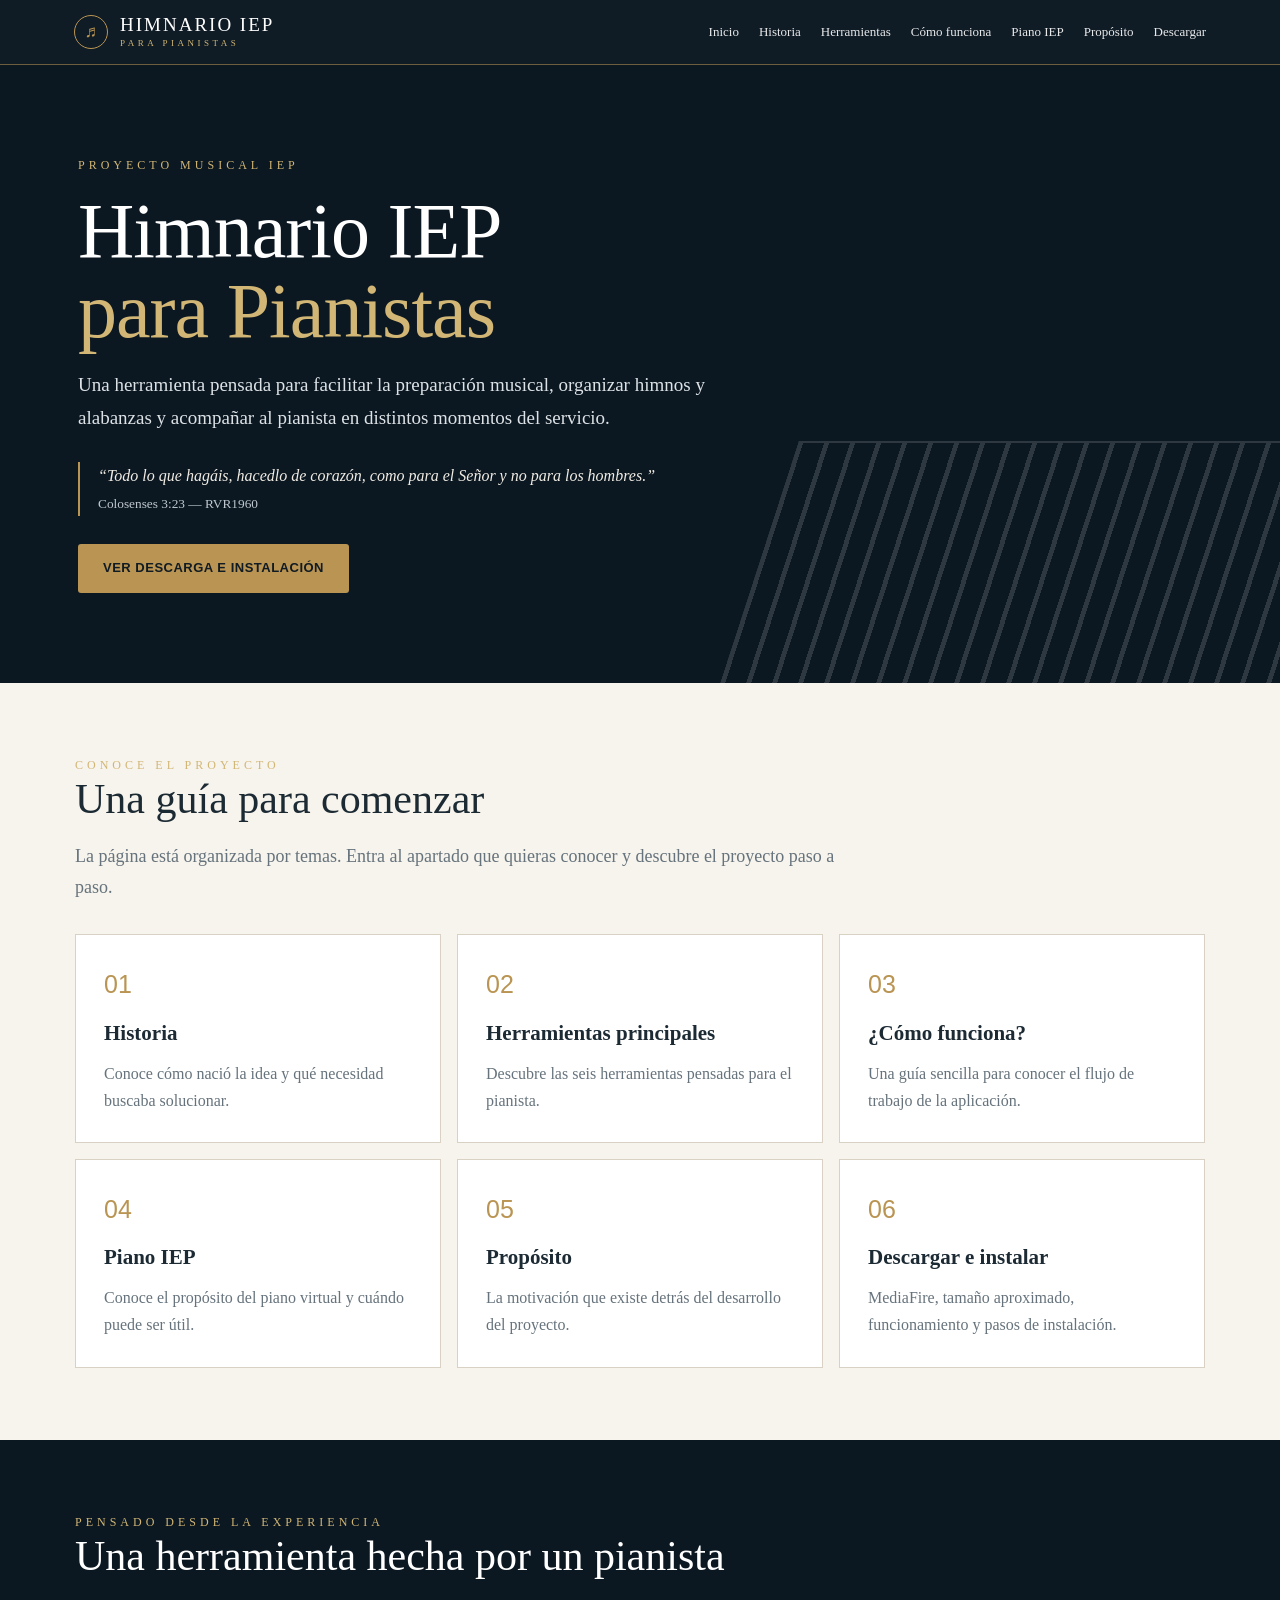
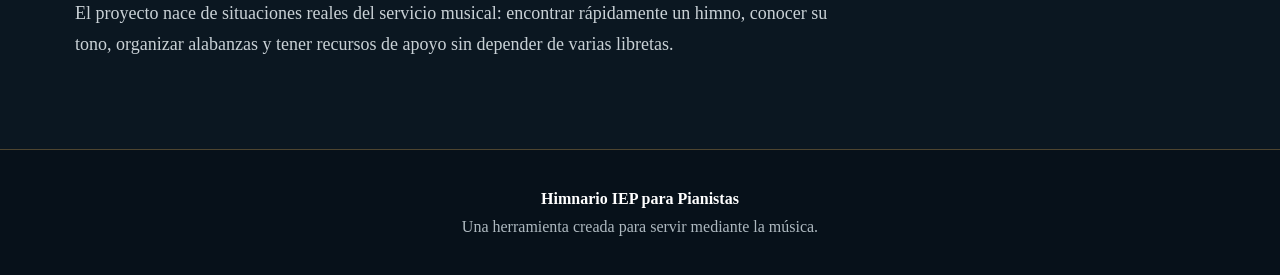
<file: index.html>
<!doctype html><html lang="es"><head><meta charset="utf-8"><meta name="viewport" content="width=device-width,initial-scale=1"><meta name="description" content="Himnario IEP para Pianistas: herramienta para organizar himnos, alabanzas y recursos para el servicio musical."><title>Himnario IEP para Pianistas</title><link rel="stylesheet" href="style.css"></head><body><nav class="nav"><div class="nav-inner"><a class="brand" href="index.html"><span class="brand-mark">♬</span><span class="logo">HIMNARIO IEP<small>PARA PIANISTAS</small></span></a><div class="nav-links"><a href="index.html">Inicio</a><a href="historia.html">Historia</a><a href="herramientas.html">Herramientas</a><a href="funcionamiento.html">Cómo funciona</a><a href="piano.html">Piano IEP</a><a href="proposito.html">Propósito</a><a href="descarga.html">Descargar</a></div></div></nav>
<header class="hero"><div class="hero-inner"><div class="eyebrow">Proyecto musical IEP</div><h1>Himnario IEP<span>para Pianistas</span></h1><p class="hero-copy">Una herramienta pensada para facilitar la preparación musical, organizar himnos y alabanzas y acompañar al pianista en distintos momentos del servicio.</p><div class="verse">“Todo lo que hagáis, hacedlo de corazón, como para el Señor y no para los hombres.”<br><small>Colosenses 3:23 — RVR1960</small></div><a class="btn" href="descarga.html">VER DESCARGA E INSTALACIÓN</a></div></header>
<section class="section"><div class="eyebrow">Conoce el proyecto</div><h2>Una guía para comenzar</h2><p class="lead">La página está organizada por temas. Entra al apartado que quieras conocer y descubre el proyecto paso a paso.</p>
<div class="cards">
<a class="card" href="historia.html"><div class="icon">01</div><h3>Historia</h3><p>Conoce cómo nació la idea y qué necesidad buscaba solucionar.</p></a>
<a class="card" href="herramientas.html"><div class="icon">02</div><h3>Herramientas principales</h3><p>Descubre las seis herramientas pensadas para el pianista.</p></a>
<a class="card" href="funcionamiento.html"><div class="icon">03</div><h3>¿Cómo funciona?</h3><p>Una guía sencilla para conocer el flujo de trabajo de la aplicación.</p></a>
<a class="card" href="piano.html"><div class="icon">04</div><h3>Piano IEP</h3><p>Conoce el propósito del piano virtual y cuándo puede ser útil.</p></a>
<a class="card" href="proposito.html"><div class="icon">05</div><h3>Propósito</h3><p>La motivación que existe detrás del desarrollo del proyecto.</p></a>
<a class="card" href="descarga.html"><div class="icon">06</div><h3>Descargar e instalar</h3><p>MediaFire, tamaño aproximado, funcionamiento y pasos de instalación.</p></a>
</div></section>
<section class="dark"><div class="section"><div class="eyebrow">Pensado desde la experiencia</div><h2>Una herramienta hecha por un pianista</h2><p class="lead">El proyecto nace de situaciones reales del servicio musical: encontrar rápidamente un himno, conocer su tono, organizar alabanzas y tener recursos de apoyo sin depender de varias libretas.</p></div></section>
<footer><strong>Himnario IEP para Pianistas</strong><br>Una herramienta creada para servir mediante la música.</footer></body></html>
</file>
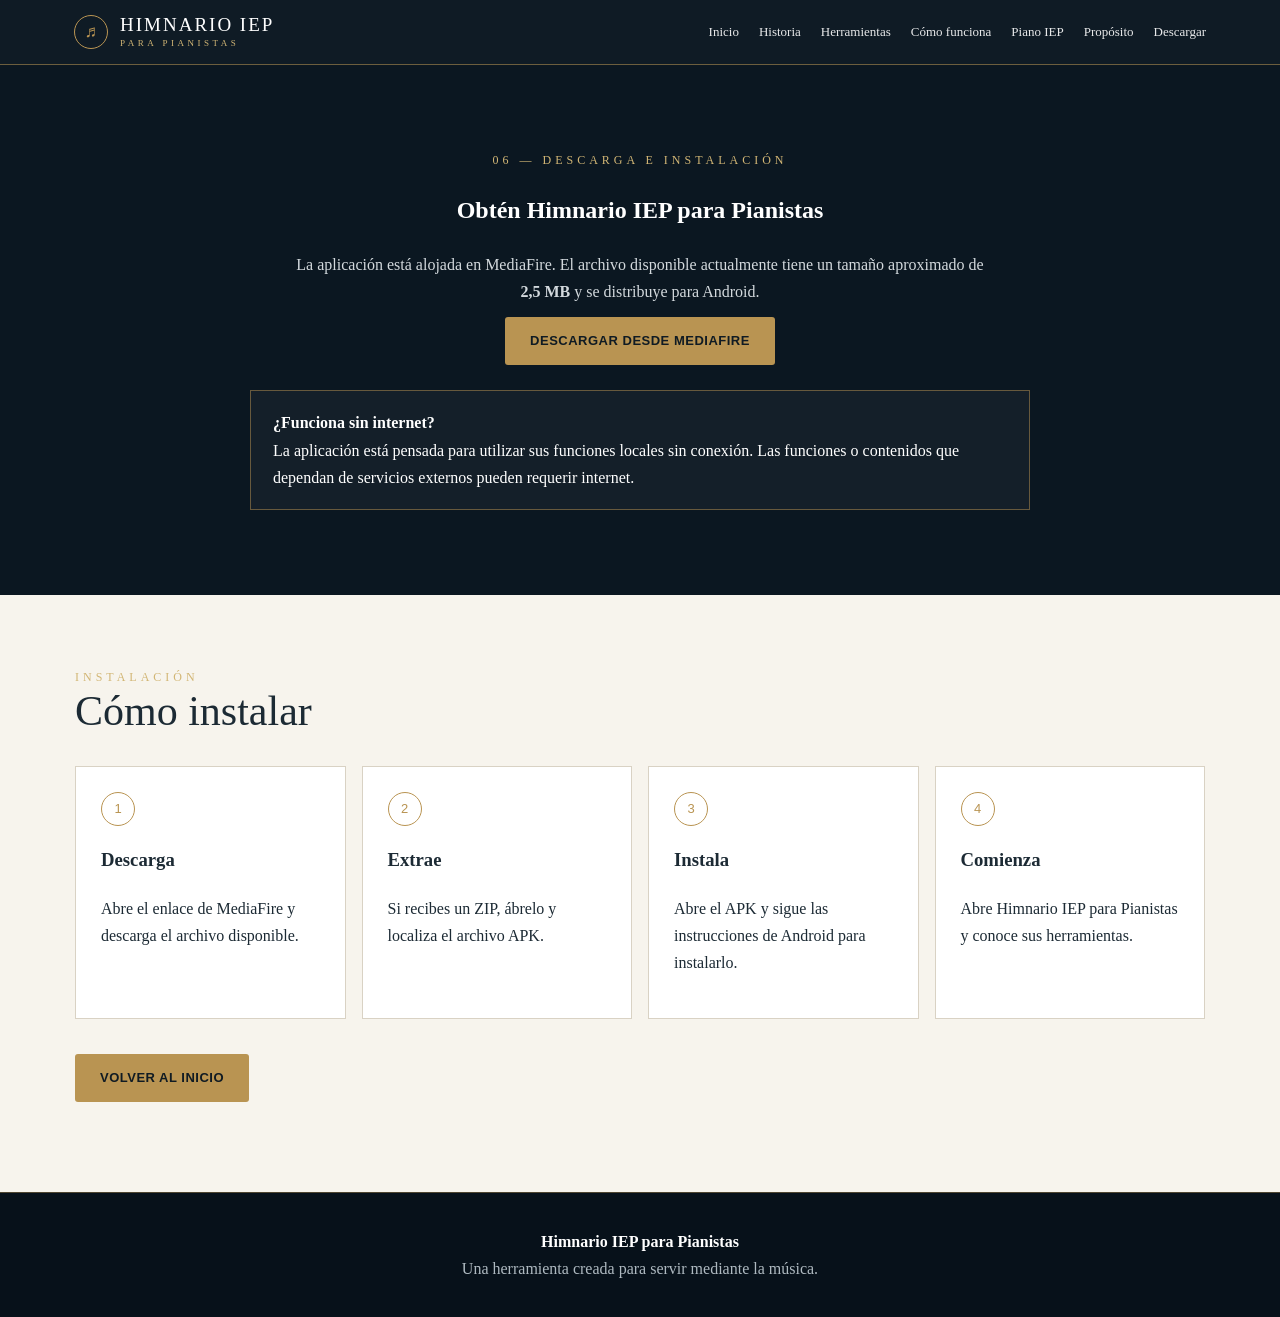
<file: descarga.html>
<!doctype html><html lang="es"><head><meta charset="utf-8"><meta name="viewport" content="width=device-width,initial-scale=1"><meta name="description" content="Himnario IEP para Pianistas: herramienta para organizar himnos, alabanzas y recursos para el servicio musical."><title>Descargar — Himnario IEP</title><link rel="stylesheet" href="style.css"></head><body><nav class="nav"><div class="nav-inner"><a class="brand" href="index.html"><span class="brand-mark">♬</span><span class="logo">HIMNARIO IEP<small>PARA PIANISTAS</small></span></a><div class="nav-links"><a href="index.html">Inicio</a><a href="historia.html">Historia</a><a href="herramientas.html">Herramientas</a><a href="funcionamiento.html">Cómo funciona</a><a href="piano.html">Piano IEP</a><a href="proposito.html">Propósito</a><a href="descarga.html">Descargar</a></div></div></nav>
<section class="download"><div class="eyebrow">06 — Descarga e instalación</div><h2>Obtén Himnario IEP para Pianistas</h2><p>La aplicación está alojada en MediaFire. El archivo disponible actualmente tiene un tamaño aproximado de <strong>2,5 MB</strong> y se distribuye para Android.</p><a class="btn" href="https://www.mediafire.com/file/vtg1sy5uwtqnnax/Himnario+IEP+Pianistas.zip/file" target="_blank" rel="noopener">DESCARGAR DESDE MEDIAFIRE</a><div class="notice"><strong>¿Funciona sin internet?</strong><br>La aplicación está pensada para utilizar sus funciones locales sin conexión. Las funciones o contenidos que dependan de servicios externos pueden requerir internet.</div></div></section>
<section class="section"><div class="eyebrow">Instalación</div><h2>Cómo instalar</h2><div class="steps">
<div class="step"><h3>Descarga</h3><p>Abre el enlace de MediaFire y descarga el archivo disponible.</p></div>
<div class="step"><h3>Extrae</h3><p>Si recibes un ZIP, ábrelo y localiza el archivo APK.</p></div>
<div class="step"><h3>Instala</h3><p>Abre el APK y sigue las instrucciones de Android para instalarlo.</p></div>
<div class="step"><h3>Comienza</h3><p>Abre Himnario IEP para Pianistas y conoce sus herramientas.</p></div>
</div><p class="lead back"><a class="btn" href="index.html">VOLVER AL INICIO</a></p></section>
<footer><strong>Himnario IEP para Pianistas</strong><br>Una herramienta creada para servir mediante la música.</footer></body></html>
</file>
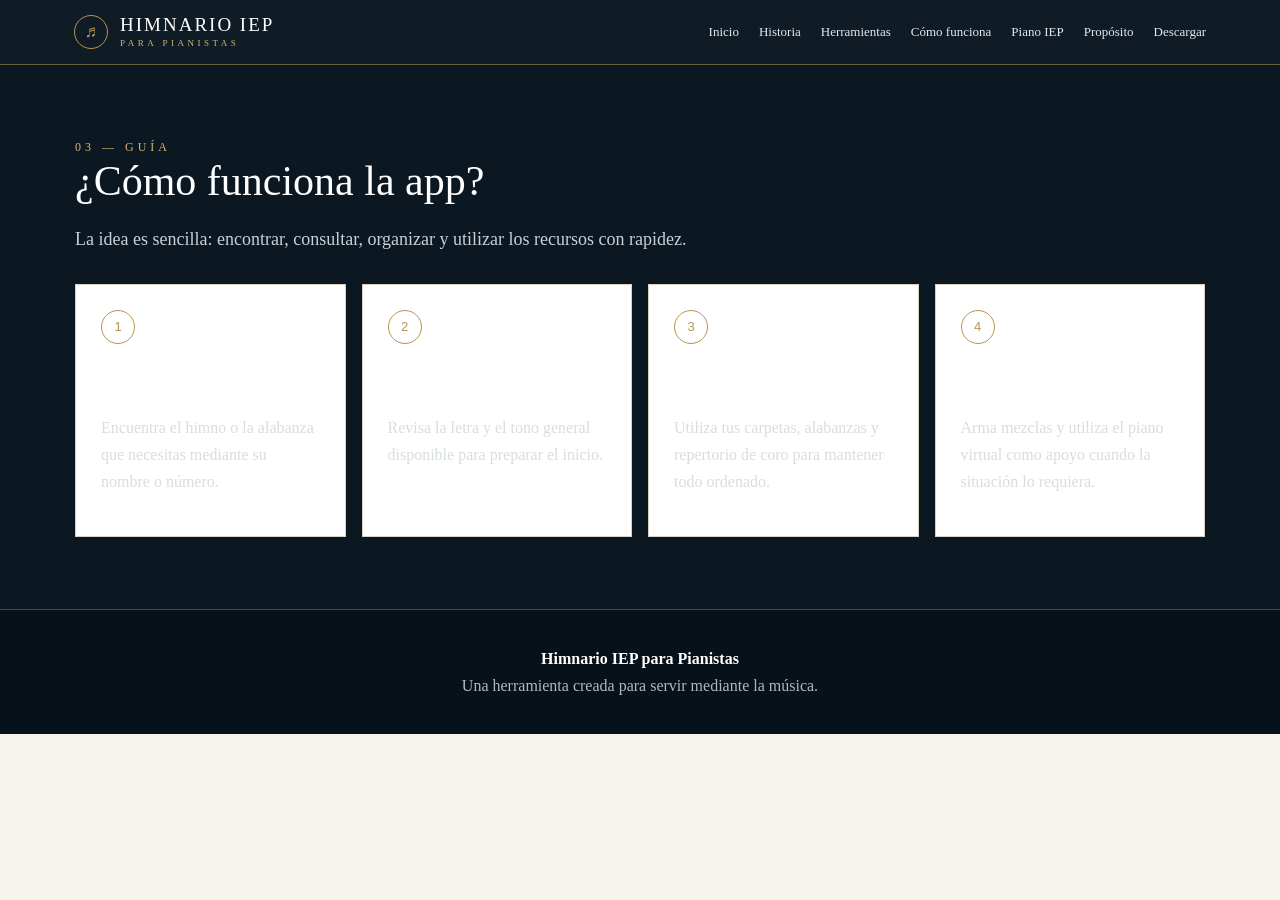
<file: funcionamiento.html>
<!doctype html><html lang="es"><head><meta charset="utf-8"><meta name="viewport" content="width=device-width,initial-scale=1"><meta name="description" content="Himnario IEP para Pianistas: herramienta para organizar himnos, alabanzas y recursos para el servicio musical."><title>Cómo funciona — Himnario IEP</title><link rel="stylesheet" href="style.css"></head><body><nav class="nav"><div class="nav-inner"><a class="brand" href="index.html"><span class="brand-mark">♬</span><span class="logo">HIMNARIO IEP<small>PARA PIANISTAS</small></span></a><div class="nav-links"><a href="index.html">Inicio</a><a href="historia.html">Historia</a><a href="herramientas.html">Herramientas</a><a href="funcionamiento.html">Cómo funciona</a><a href="piano.html">Piano IEP</a><a href="proposito.html">Propósito</a><a href="descarga.html">Descargar</a></div></div></nav>
<section class="dark"><div class="section"><div class="eyebrow">03 — Guía</div><h2>¿Cómo funciona la app?</h2><p class="lead">La idea es sencilla: encontrar, consultar, organizar y utilizar los recursos con rapidez.</p><div class="steps">
<div class="step"><h3>Busca</h3><p>Encuentra el himno o la alabanza que necesitas mediante su nombre o número.</p></div>
<div class="step"><h3>Consulta</h3><p>Revisa la letra y el tono general disponible para preparar el inicio.</p></div>
<div class="step"><h3>Organiza</h3><p>Utiliza tus carpetas, alabanzas y repertorio de coro para mantener todo ordenado.</p></div>
<div class="step"><h3>Prepara</h3><p>Arma mezclas y utiliza el piano virtual como apoyo cuando la situación lo requiera.</p></div>
</div></div></section>
<footer><strong>Himnario IEP para Pianistas</strong><br>Una herramienta creada para servir mediante la música.</footer></body></html>
</file>
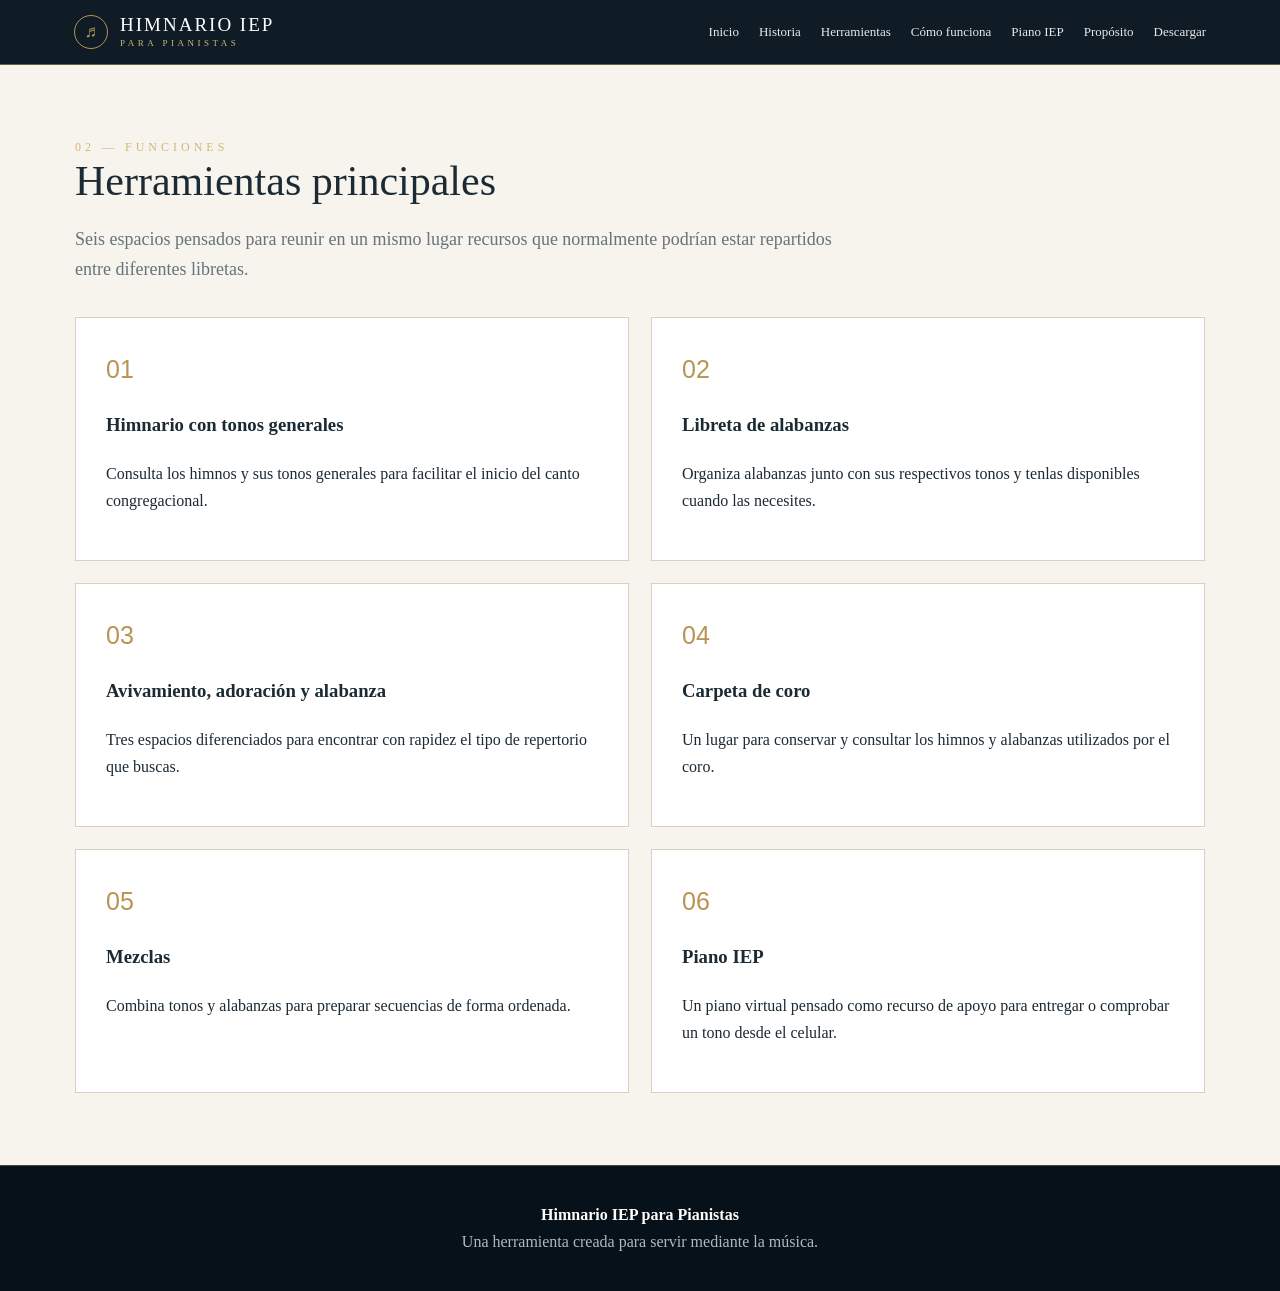
<file: herramientas.html>
<!doctype html><html lang="es"><head><meta charset="utf-8"><meta name="viewport" content="width=device-width,initial-scale=1"><meta name="description" content="Himnario IEP para Pianistas: herramienta para organizar himnos, alabanzas y recursos para el servicio musical."><title>Herramientas — Himnario IEP para Pianistas</title><link rel="stylesheet" href="style.css"></head><body><nav class="nav"><div class="nav-inner"><a class="brand" href="index.html"><span class="brand-mark">♬</span><span class="logo">HIMNARIO IEP<small>PARA PIANISTAS</small></span></a><div class="nav-links"><a href="index.html">Inicio</a><a href="historia.html">Historia</a><a href="herramientas.html">Herramientas</a><a href="funcionamiento.html">Cómo funciona</a><a href="piano.html">Piano IEP</a><a href="proposito.html">Propósito</a><a href="descarga.html">Descargar</a></div></div></nav>
<section class="section"><div class="eyebrow">02 — Funciones</div><h2>Herramientas principales</h2><p class="lead">Seis espacios pensados para reunir en un mismo lugar recursos que normalmente podrían estar repartidos entre diferentes libretas.</p>
<div class="feature-grid">
<div class="feature"><div class="icon">01</div><h3>Himnario con tonos generales</h3><p>Consulta los himnos y sus tonos generales para facilitar el inicio del canto congregacional.</p></div>
<div class="feature"><div class="icon">02</div><h3>Libreta de alabanzas</h3><p>Organiza alabanzas junto con sus respectivos tonos y tenlas disponibles cuando las necesites.</p></div>
<div class="feature"><div class="icon">03</div><h3>Avivamiento, adoración y alabanza</h3><p>Tres espacios diferenciados para encontrar con rapidez el tipo de repertorio que buscas.</p></div>
<div class="feature"><div class="icon">04</div><h3>Carpeta de coro</h3><p>Un lugar para conservar y consultar los himnos y alabanzas utilizados por el coro.</p></div>
<div class="feature"><div class="icon">05</div><h3>Mezclas</h3><p>Combina tonos y alabanzas para preparar secuencias de forma ordenada.</p></div>
<div class="feature"><div class="icon">06</div><h3>Piano IEP</h3><p>Un piano virtual pensado como recurso de apoyo para entregar o comprobar un tono desde el celular.</p></div>
</div></section>
<footer><strong>Himnario IEP para Pianistas</strong><br>Una herramienta creada para servir mediante la música.</footer></body></html>
</file>
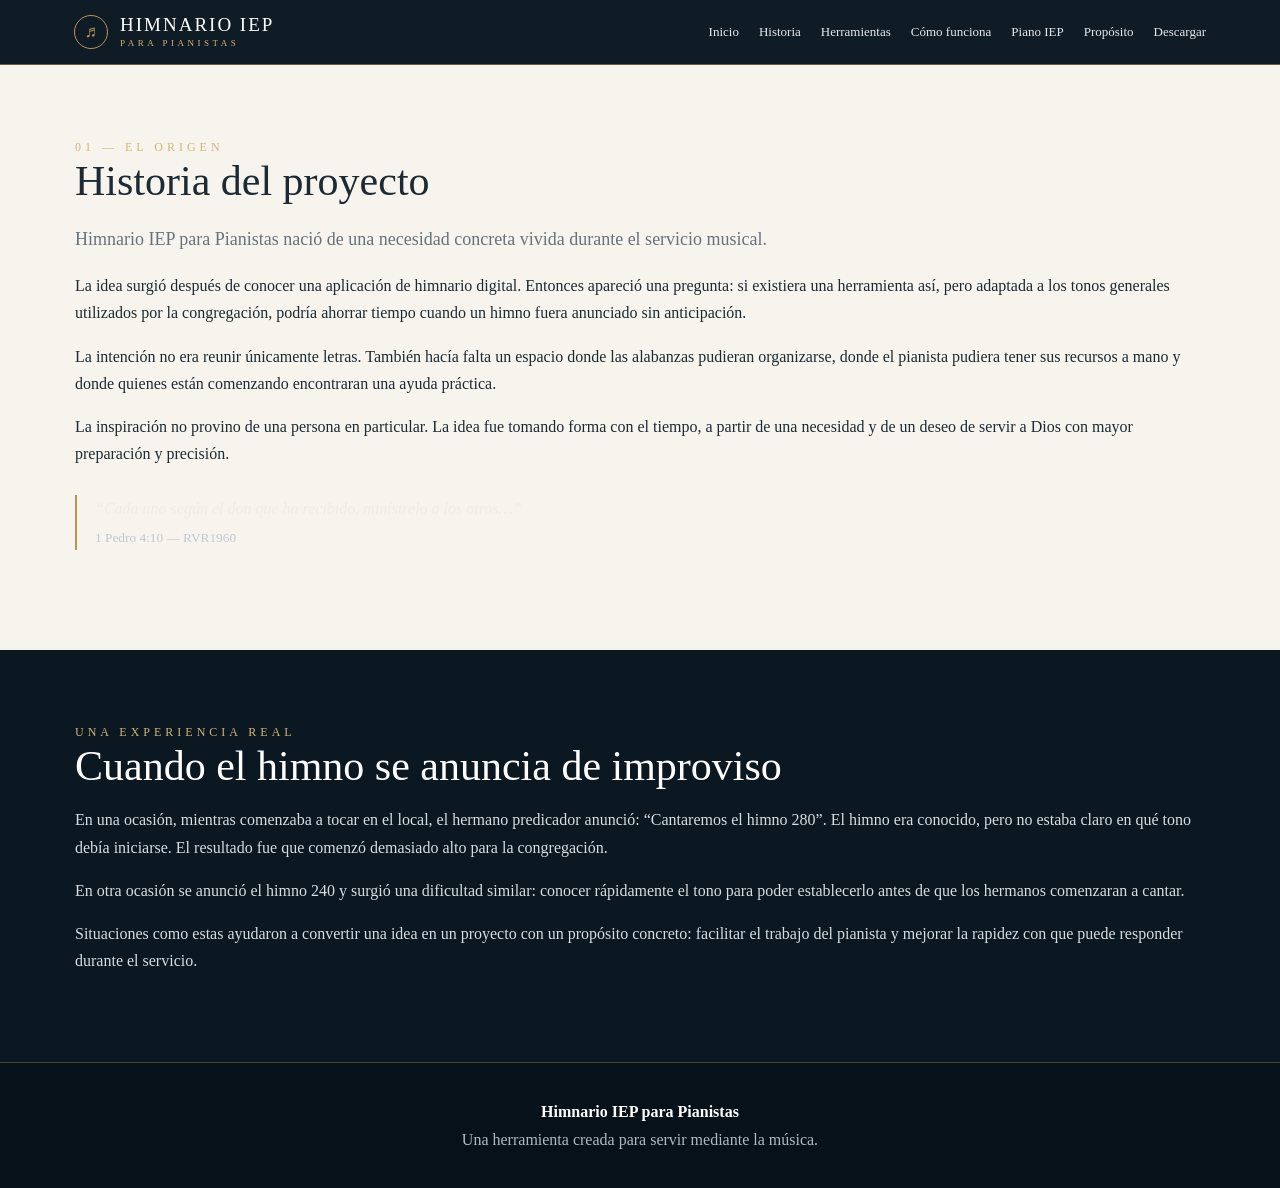
<file: historia.html>
<!doctype html><html lang="es"><head><meta charset="utf-8"><meta name="viewport" content="width=device-width,initial-scale=1"><meta name="description" content="Himnario IEP para Pianistas: herramienta para organizar himnos, alabanzas y recursos para el servicio musical."><title>Historia — Himnario IEP para Pianistas</title><link rel="stylesheet" href="style.css"></head><body><nav class="nav"><div class="nav-inner"><a class="brand" href="index.html"><span class="brand-mark">♬</span><span class="logo">HIMNARIO IEP<small>PARA PIANISTAS</small></span></a><div class="nav-links"><a href="index.html">Inicio</a><a href="historia.html">Historia</a><a href="herramientas.html">Herramientas</a><a href="funcionamiento.html">Cómo funciona</a><a href="piano.html">Piano IEP</a><a href="proposito.html">Propósito</a><a href="descarga.html">Descargar</a></div></div></nav>
<section class="section"><div class="eyebrow">01 — El origen</div><h2>Historia del proyecto</h2><p class="lead">Himnario IEP para Pianistas nació de una necesidad concreta vivida durante el servicio musical.</p>
<p>La idea surgió después de conocer una aplicación de himnario digital. Entonces apareció una pregunta: si existiera una herramienta así, pero adaptada a los tonos generales utilizados por la congregación, podría ahorrar tiempo cuando un himno fuera anunciado sin anticipación.</p>
<p>La intención no era reunir únicamente letras. También hacía falta un espacio donde las alabanzas pudieran organizarse, donde el pianista pudiera tener sus recursos a mano y donde quienes están comenzando encontraran una ayuda práctica.</p>
<p>La inspiración no provino de una persona en particular. La idea fue tomando forma con el tiempo, a partir de una necesidad y de un deseo de servir a Dios con mayor preparación y precisión.</p>
<div class="verse">“Cada uno según el don que ha recibido, minístrelo a los otros…”<br><small>1 Pedro 4:10 — RVR1960</small></div></section>
<section class="dark"><div class="section"><div class="eyebrow">Una experiencia real</div><h2>Cuando el himno se anuncia de improviso</h2><p>En una ocasión, mientras comenzaba a tocar en el local, el hermano predicador anunció: “Cantaremos el himno 280”. El himno era conocido, pero no estaba claro en qué tono debía iniciarse. El resultado fue que comenzó demasiado alto para la congregación.</p><p>En otra ocasión se anunció el himno 240 y surgió una dificultad similar: conocer rápidamente el tono para poder establecerlo antes de que los hermanos comenzaran a cantar.</p><p>Situaciones como estas ayudaron a convertir una idea en un proyecto con un propósito concreto: facilitar el trabajo del pianista y mejorar la rapidez con que puede responder durante el servicio.</p></div></section>
<footer><strong>Himnario IEP para Pianistas</strong><br>Una herramienta creada para servir mediante la música.</footer></body></html>
</file>
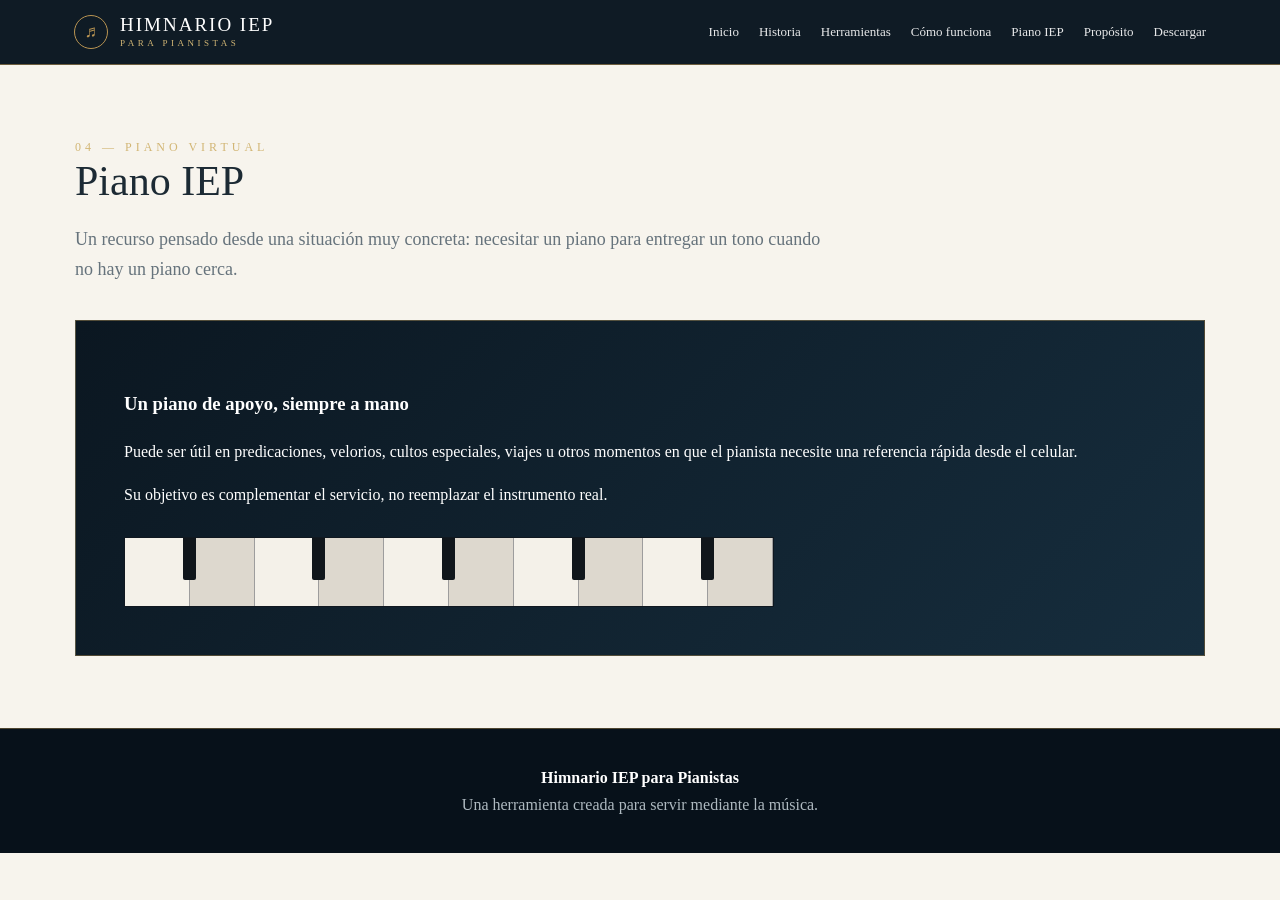
<file: piano.html>
<!doctype html><html lang="es"><head><meta charset="utf-8"><meta name="viewport" content="width=device-width,initial-scale=1"><meta name="description" content="Himnario IEP para Pianistas: herramienta para organizar himnos, alabanzas y recursos para el servicio musical."><title>Piano IEP — Himnario IEP</title><link rel="stylesheet" href="style.css"></head><body><nav class="nav"><div class="nav-inner"><a class="brand" href="index.html"><span class="brand-mark">♬</span><span class="logo">HIMNARIO IEP<small>PARA PIANISTAS</small></span></a><div class="nav-links"><a href="index.html">Inicio</a><a href="historia.html">Historia</a><a href="herramientas.html">Herramientas</a><a href="funcionamiento.html">Cómo funciona</a><a href="piano.html">Piano IEP</a><a href="proposito.html">Propósito</a><a href="descarga.html">Descargar</a></div></div></nav>
<section class="section"><div class="eyebrow">04 — Piano virtual</div><h2>Piano IEP</h2><p class="lead">Un recurso pensado desde una situación muy concreta: necesitar un piano para entregar un tono cuando no hay un piano cerca.</p>
<div class="piano-panel"><h3>Un piano de apoyo, siempre a mano</h3><p>Puede ser útil en predicaciones, velorios, cultos especiales, viajes u otros momentos en que el pianista necesite una referencia rápida desde el celular.</p><p>Su objetivo es complementar el servicio, no reemplazar el instrumento real.</p><div class="keys"><span><i></i></span><span></span><span><i></i></span><span></span><span><i></i></span><span></span><span><i></i></span><span></span><span><i></i></span><span></span></div></div></section>
<footer><strong>Himnario IEP para Pianistas</strong><br>Una herramienta creada para servir mediante la música.</footer></body></html>
</file>
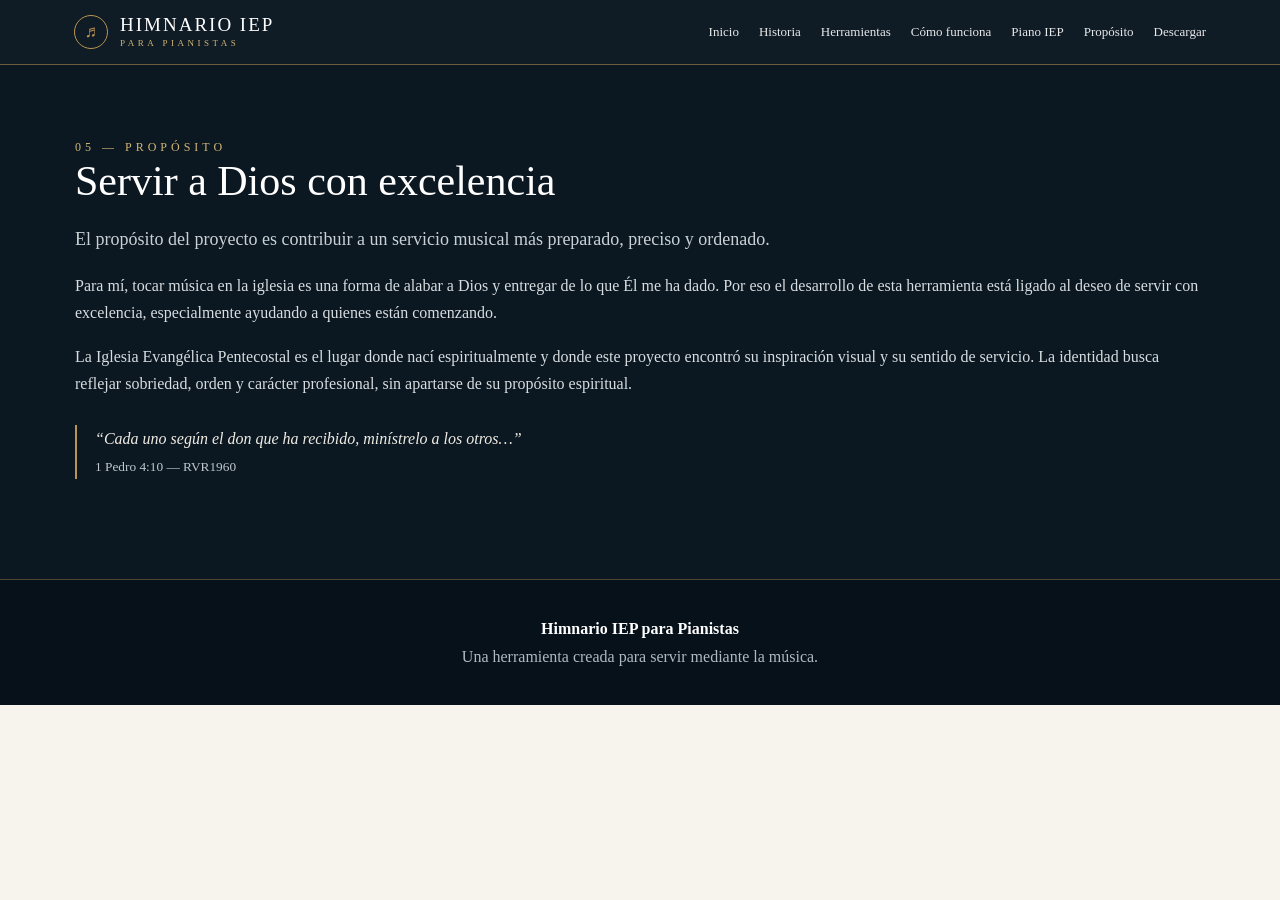
<file: proposito.html>
<!doctype html><html lang="es"><head><meta charset="utf-8"><meta name="viewport" content="width=device-width,initial-scale=1"><meta name="description" content="Himnario IEP para Pianistas: herramienta para organizar himnos, alabanzas y recursos para el servicio musical."><title>Propósito — Himnario IEP</title><link rel="stylesheet" href="style.css"></head><body><nav class="nav"><div class="nav-inner"><a class="brand" href="index.html"><span class="brand-mark">♬</span><span class="logo">HIMNARIO IEP<small>PARA PIANISTAS</small></span></a><div class="nav-links"><a href="index.html">Inicio</a><a href="historia.html">Historia</a><a href="herramientas.html">Herramientas</a><a href="funcionamiento.html">Cómo funciona</a><a href="piano.html">Piano IEP</a><a href="proposito.html">Propósito</a><a href="descarga.html">Descargar</a></div></div></nav>
<section class="dark"><div class="section"><div class="eyebrow">05 — Propósito</div><h2>Servir a Dios con excelencia</h2><p class="lead">El propósito del proyecto es contribuir a un servicio musical más preparado, preciso y ordenado.</p><p>Para mí, tocar música en la iglesia es una forma de alabar a Dios y entregar de lo que Él me ha dado. Por eso el desarrollo de esta herramienta está ligado al deseo de servir con excelencia, especialmente ayudando a quienes están comenzando.</p><p>La Iglesia Evangélica Pentecostal es el lugar donde nací espiritualmente y donde este proyecto encontró su inspiración visual y su sentido de servicio. La identidad busca reflejar sobriedad, orden y carácter profesional, sin apartarse de su propósito espiritual.</p><div class="verse">“Cada uno según el don que ha recibido, minístrelo a los otros…”<br><small>1 Pedro 4:10 — RVR1960</small></div></div></section>
<footer><strong>Himnario IEP para Pianistas</strong><br>Una herramienta creada para servir mediante la música.</footer></body></html>
</file>
<file: style.css>
:root{
  --ink:#0b1721; --ink2:#122534; --paper:#f7f4ed;
  --gold:#b99452; --gold2:#d2b675; --line:#d9d2c4;
  --text:#1c2a34; --muted:#66737c; --white:#fff;
}
*{box-sizing:border-box}
html{scroll-behavior:smooth}
body{margin:0;background:var(--paper);color:var(--text);font-family:Georgia,"Times New Roman",serif;line-height:1.7}
a{text-decoration:none;color:inherit}
.nav{position:sticky;top:0;z-index:50;background:rgba(11,23,33,.98);border-bottom:1px solid rgba(185,148,82,.55);color:#fff}
.nav-inner{max-width:1180px;margin:auto;padding:15px 24px;display:flex;align-items:center;justify-content:space-between;gap:24px}
.brand{display:flex;align-items:center;gap:12px}.brand-mark{width:34px;height:34px;border:1px solid var(--gold);border-radius:50%;display:grid;place-items:center;color:var(--gold);font-size:17px}
.logo{font-size:19px;letter-spacing:2px;line-height:1.05}.logo small{display:block;color:var(--gold2);font-size:9px;letter-spacing:3.5px;margin-top:4px}
.nav-links{display:flex;gap:20px;flex-wrap:wrap;font-size:13px}.nav-links a{opacity:.9}.nav-links a:hover{color:var(--gold2);opacity:1}
.hero{background:var(--ink);color:#fff;min-height:68vh;display:flex;align-items:center;position:relative;overflow:hidden}
.hero:after{content:"";position:absolute;right:-80px;bottom:-120px;width:620px;height:360px;opacity:.14;background:repeating-linear-gradient(90deg,#fff 0 5px,transparent 5px 26px);transform:skewX(-18deg);border-top:2px solid #fff}
.hero-inner{max-width:1180px;width:100%;margin:auto;padding:90px 28px;position:relative;z-index:2}
.eyebrow{color:var(--gold2);letter-spacing:4px;text-transform:uppercase;font-size:12px}
h1{font-size:clamp(43px,6.5vw,78px);line-height:1.02;margin:16px 0 18px;font-weight:500;letter-spacing:-1px}h1 span{display:block;color:var(--gold2)}
.hero-copy{max-width:650px;color:#dce2e5;font-size:19px}
.verse{border-left:2px solid var(--gold);padding-left:18px;margin:28px 0;max-width:580px;font-style:italic;color:#f0ece4}.verse small{color:#bfc8ce;font-style:normal}
.btn{display:inline-block;background:var(--gold);color:#101b23;padding:13px 25px;border-radius:3px;font-family:Arial,sans-serif;font-size:13px;font-weight:700;letter-spacing:.5px}
.btn:hover{background:var(--gold2)}
.section{max-width:1180px;margin:auto;padding:72px 25px}
.section h2{font-size:42px;line-height:1.15;margin:0 0 10px;font-weight:500}.lead{max-width:760px;color:var(--muted);font-size:18px}
.cards{display:grid;grid-template-columns:repeat(3,1fr);gap:16px;margin-top:32px}
.card{background:#fff;border:1px solid var(--line);padding:28px;min-height:190px;transition:transform .2s,border-color .2s,box-shadow .2s}
.card:hover{transform:translateY(-3px);border-color:var(--gold);box-shadow:0 8px 25px rgba(11,23,33,.06)}
.icon{font-family:Arial,sans-serif;font-size:25px;color:var(--gold);margin-bottom:10px}.card h3{font-size:21px;margin:0 0 8px}.card p{margin:0;color:var(--muted)}
.dark{background:var(--ink);color:#fff}.dark .lead{color:#c9d1d6}.dark p{color:#d7dde0}
.feature-grid{display:grid;grid-template-columns:1fr 1fr;gap:22px;margin-top:32px}.feature{padding:30px;background:#fff;border:1px solid var(--line)}.feature strong{color:var(--ink)}
.piano-panel{margin-top:35px;background:linear-gradient(135deg,#0b1721,#162d3d);color:#fff;padding:48px;border:1px solid rgba(185,148,82,.4);position:relative;overflow:hidden}
.keys{display:flex;height:70px;max-width:650px;margin:28px 0 0;border:1px solid #101820;background:#0b1014}
.keys span{flex:1;background:#f4f1e9;border-right:1px solid #9d9d9d;position:relative}.keys span:nth-child(2n){background:#ddd8ce}
.keys i{position:absolute;right:-7px;top:0;width:13px;height:42px;background:#10161b;border-radius:0 0 2px 2px;z-index:2}
.steps{counter-reset:step;display:grid;grid-template-columns:repeat(4,1fr);gap:16px;margin-top:30px}.step{background:#fff;border:1px solid var(--line);padding:25px}.step:before{counter-increment:step;content:counter(step);display:grid;place-items:center;width:32px;height:32px;border-radius:50%;border:1px solid var(--gold);color:var(--gold);font-family:Arial,sans-serif;font-size:13px}
.download{background:var(--ink);color:#fff;text-align:center;padding:85px 25px}.download p{max-width:700px;margin:12px auto;color:#d3d9dd}
.notice{max-width:780px;margin:25px auto 0;padding:18px 22px;border:1px solid rgba(185,148,82,.5);background:rgba(255,255,255,.035);text-align:left}
footer{background:#07111a;color:#aeb9c0;text-align:center;padding:35px 20px;border-top:1px solid rgba(185,148,82,.4)}footer strong{color:#fff}
.back{margin-top:35px}
@media(max-width:850px){.nav-inner{align-items:flex-start;flex-direction:column}.nav-links{gap:10px 15px}.cards,.steps,.feature-grid{grid-template-columns:1fr}.hero{min-height:70vh}.hero-inner{padding:65px 22px}.section h2{font-size:35px}.piano-panel{padding:30px 22px}}
</file>
